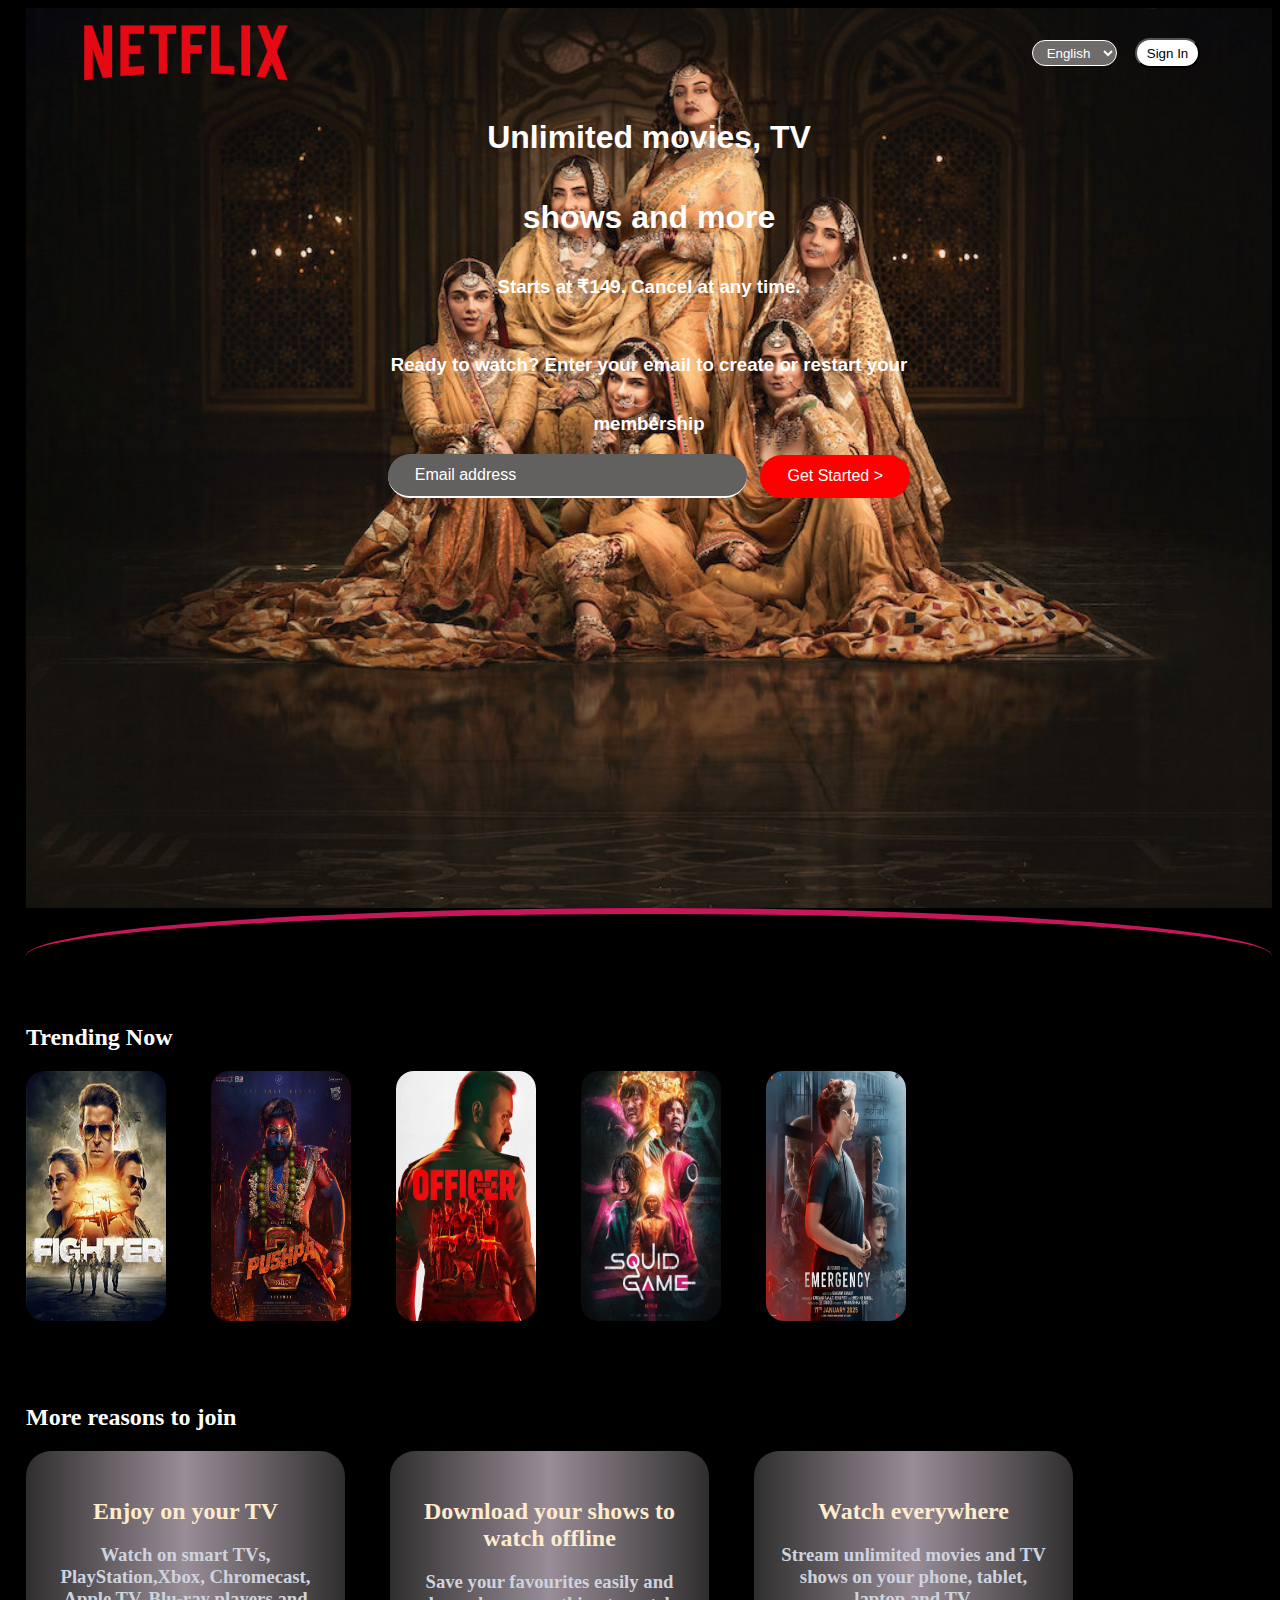
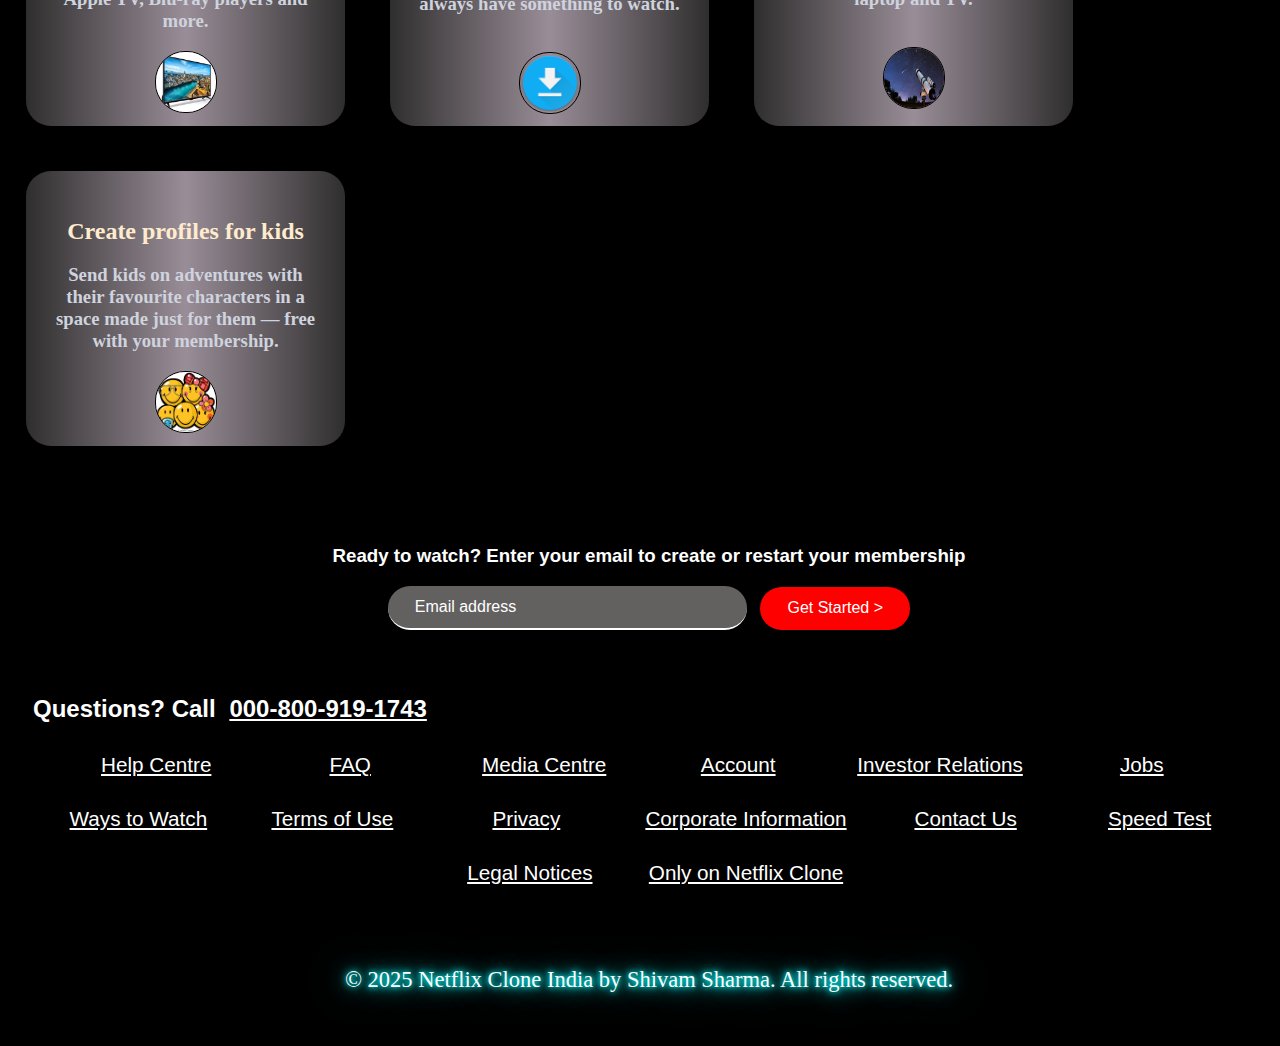
<file: index.html>
<!DOCTYPE html>
<html lang="en">

<head>
    <meta charset="UTF-8">
    <meta name="viewport" content="width=device-width, initial-scale=1.0">
    <title>NETFLIX Clone</title>
</head>
<link rel="stylesheet" href="Netflix.css">

<body>
    <div class="backimg">
        <div class="Header">
            <img id="logo" src="Netflixlogo.png" alt="">
            <div class="btn">
                <select name="place" id="lang">
                    <option value="English">English</option>
                    <option value="हिन्दी">हिन्दी</option>
                </select>
                <button id="signbtn" title="sign in">Sign In</button>
            </div>
        </div>
        <div class="tabox">
            <h1>Unlimited movies, TV </h1>
            <h1>shows and more</h1>
            <h3>Starts at ₹149. Cancel at any time.</h3><br />
            <h3>Ready to watch? Enter your email to create or restart your</h3>
            <h3>membership</h3>
            <div class="emailbox">
                <input type="email" id="email" placeholder="Email address" name="email" required />
                <button id="btn1" title="Get Started">Get Started ></button>
            </div>
        </div>
    </div>
    
    </div>
    <div class="curve">
    </div>
    
    <div class="trbox">
        <h2>Trending Now</h2>
        <div class="allimgs">
            <img class="sh1" src="pic1.avif" alt="" />
            <img class="sh1" src="pic2.jpg" alt="" />
            <img class="sh1" src="pic3.webp" alt="" />
            <img class="sh1" src="pic4.jpg" alt="" />
            <img class="sh1" src="pic5.jpg" alt="" />
        </div>
    </div>
    
<!-- ...................................*........................................*.................................. -->
    <div class="resbox">
        <h2>More reasons to join</h2>
        <div class="alien">
            <div id="box">
                <h2>Enjoy on your TV</h2>
                <h3 id="clr">Watch on smart TVs, PlayStation,Xbox, Chromecast, Apple TV, Blu-ray
                    players and more.</h3>
                <img id="boxss" src="pic6.jpg" />
            </div>
            <div id="box1">
                <h2>Download your shows to watch offline</h2>
                <h3 id="clr">Save your favourites easily and always have something to watch.</h3><Br />
                <img id="boxss" src="pic7.jpg" />
            </div>
            <div id="box2">
                <h2>Watch everywhere</h2>
                <h3 id="clr">Stream unlimited movies and TV shows on your phone, tablet, laptop and TV.</h3><br />
                <img id="boxss" src="pic8.jpg" />
            </div>
            <div id="box3">
                <h2>Create profiles for kids</h2>
                <h3 id="clr">Send kids on adventures with their favourite characters in a space
                    made just for them — free with your membership.</h3>
                <img id="boxss" src="pic9.jpg" />
            </div>
        </div>
    </div>
    
    <div class="sec">
        <h3>Ready to watch? Enter your email to create or restart your membership</h3>
        <div class="emailbox">
            <input type="email" id="email" placeholder="Email address" name="email" required />
            <button id="btn1" title="Get Started">Get Started ></button>
        </div>
    </div>
<!-- ................................*.....................................*.................................. -->
    
    <div class="bigdv">
        <h2>Questions? Call <a href="https://help.netflix.com/en/contactus">000-800-919-1743</a></h2>
    
        <div class="smldv">
            <a  href="https://help.netflix.com/en">Help Centre</a>
            <a  href="https://help.netflix.com/en/node/412">FAQ</a>
            <a  href="https://media.netflix.com/en/">Media Centre</a>
            <a  href="https://help.netflix.com/en">Account</a>
            <a  href="https://ir.netflix.net/ir-overview/profile/default.aspx">Investor Relations</a>
            <a  href="https://jobs.netflix.com/">Jobs</a>
            <a  href="https://help.netflix.com/en/node/14361">Ways to Watch</a>
            <a  href="https://help.netflix.com/legal/termsofuse">Terms of Use</a>
            <a  href="https://help.netflix.com/legal/privacy">Privacy</a>
            <a  href="https://help.netflix.com/en/node/134094">Corporate Information</a>
            <a  href="https://help.netflix.com/en/contactus">Contact Us</a>
            <a  href="https://fast.com/">Speed Test</a>
            <a  href="https://help.netflix.com/legal/notices">Legal Notices</a>
            <a  href="https://www.netflix.com/in/browse/genre/839338">Only on Netflix Clone</a>
        </div>
    </div>
    
    <div class="identity">
        © 2025 Netflix Clone India by Shivam Sharma. All rights reserved.
    </div>
    
</body>

</html>
</file>
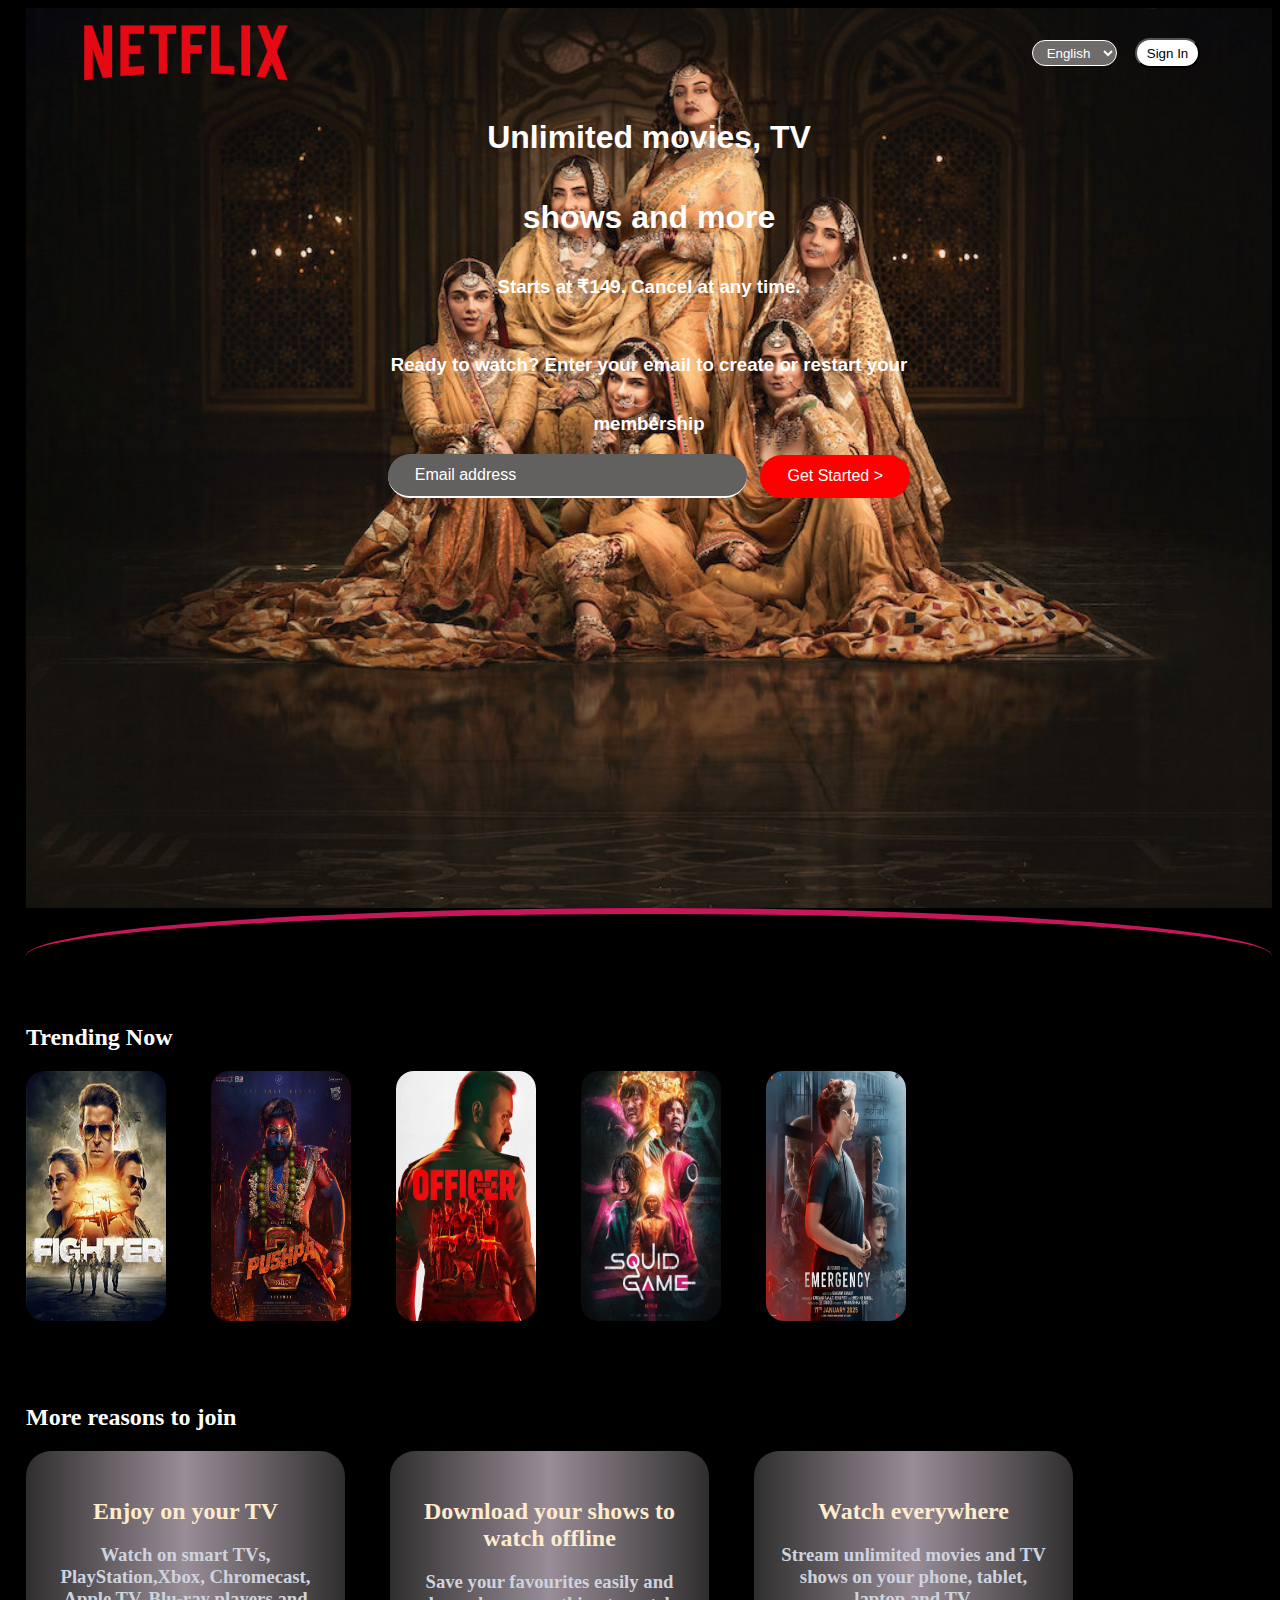
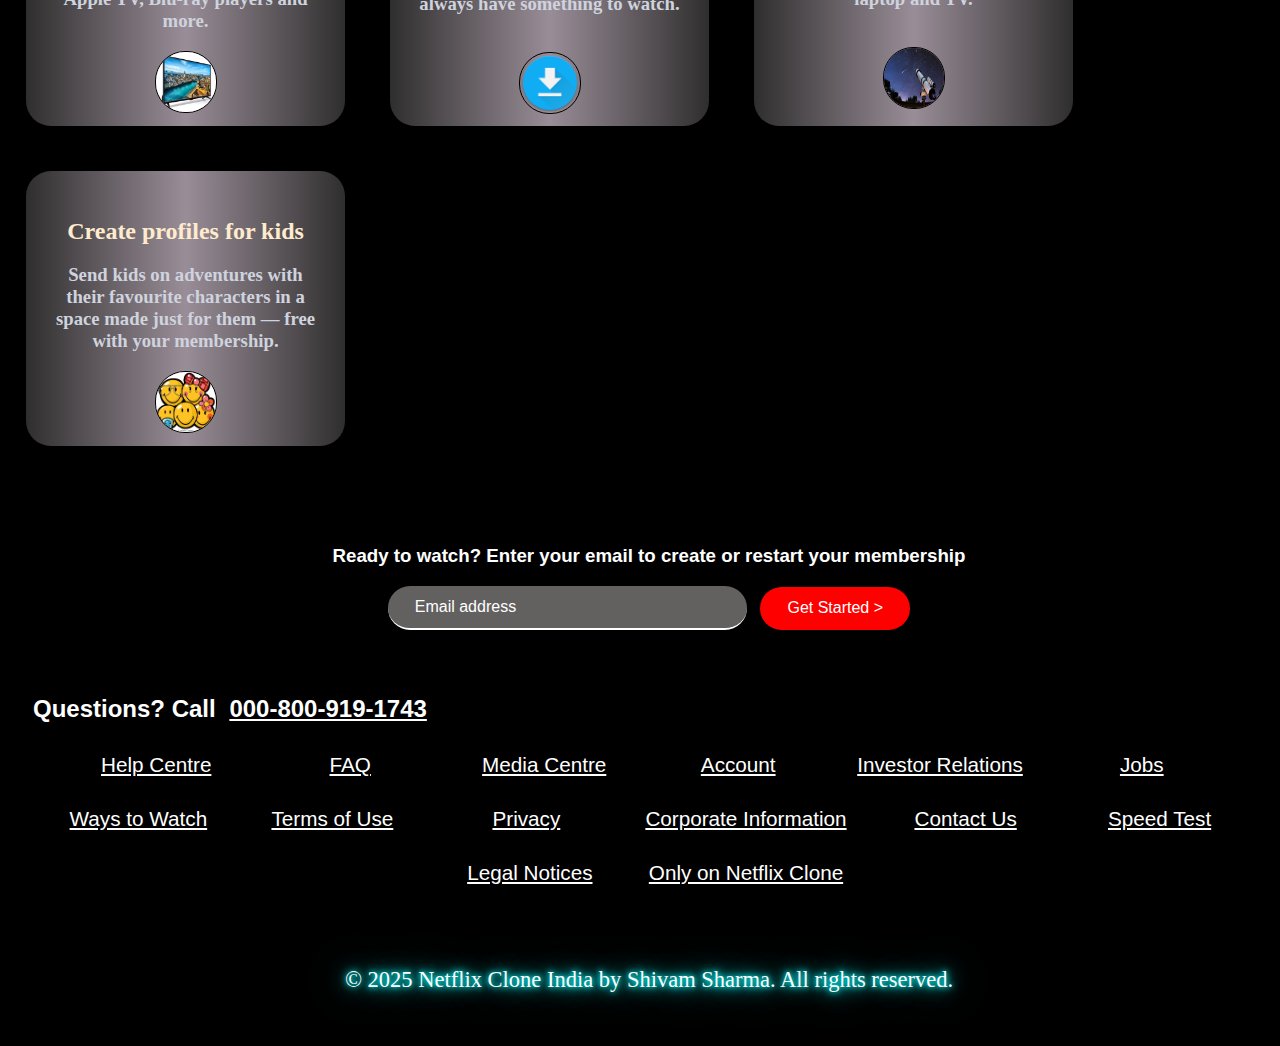
<file: NETFLIX HOME PAGE/index.html>
<!DOCTYPE html>
<html lang="en">

<head>
    <meta charset="UTF-8">
    <meta name="viewport" content="width=device-width, initial-scale=1.0">
    <title>NETFLIX Clone</title>
</head>
<link rel="stylesheet" href="Netflix.css">

<body>
    <div class="backimg">
        <div class="Header">
            <img id="logo" src="assets/Netflixlogo.png" alt="">
            <div class="btn">
                <select name="place" id="lang">
                    <option value="English">English</option>
                    <option value="हिन्दी">हिन्दी</option>
                </select>
                <button id="signbtn" title="sign in">Sign In</button>
            </div>
        </div>
        <div class="tabox">
            <h1>Unlimited movies, TV </h1>
            <h1>shows and more</h1>
            <h3>Starts at ₹149. Cancel at any time.</h3><br />
            <h3>Ready to watch? Enter your email to create or restart your</h3>
            <h3>membership</h3>
            <div class="emailbox">
                <input type="email" id="email" placeholder="Email address" name="email" required />
                <button id="btn1" title="Get Started">Get Started ></button>
            </div>
        </div>
    </div>
    
    </div>
    <div class="curve">
    </div>
    
    <div class="trbox">
        <h2>Trending Now</h2>
        <div class="allimgs">
            <img class="sh1" src="assets/pic1.avif" alt="" />
            <img class="sh1" src="assets/pic2.jpg" alt="" />
            <img class="sh1" src="assets/pic3.webp" alt="" />
            <img class="sh1" src="assets/pic4.jpg" alt="" />
            <img class="sh1" src="assets/pic5.jpg" alt="" />
        </div>
    </div>
    
<!-- ...................................*........................................*.................................. -->
    <div class="resbox">
        <h2>More reasons to join</h2>
        <div class="alien">
            <div id="box">
                <h2>Enjoy on your TV</h2>
                <h3 id="clr">Watch on smart TVs, PlayStation,Xbox, Chromecast, Apple TV, Blu-ray
                    players and more.</h3>
                <img id="boxss" src="assets/pic6.jpg" />
            </div>
            <div id="box1">
                <h2>Download your shows to watch offline</h2>
                <h3 id="clr">Save your favourites easily and always have something to watch.</h3><Br />
                <img id="boxss" src="assets/pic7.jpg" />
            </div>
            <div id="box2">
                <h2>Watch everywhere</h2>
                <h3 id="clr">Stream unlimited movies and TV shows on your phone, tablet, laptop and TV.</h3><br />
                <img id="boxss" src="assets/pic8.jpg" />
            </div>
            <div id="box3">
                <h2>Create profiles for kids</h2>
                <h3 id="clr">Send kids on adventures with their favourite characters in a space
                    made just for them — free with your membership.</h3>
                <img id="boxss" src="assets/pic9.jpg" />
            </div>
        </div>
    </div>
    
    <div class="sec">
        <h3>Ready to watch? Enter your email to create or restart your membership</h3>
        <div class="emailbox">
            <input type="email" id="email" placeholder="Email address" name="email" required />
            <button id="btn1" title="Get Started">Get Started ></button>
        </div>
    </div>
<!-- ................................*.....................................*.................................. -->
    
    <div class="bigdv">
        <h2>Questions? Call <a href="https://help.netflix.com/en/contactus">000-800-919-1743</a></h2>
    
        <div class="smldv">
            <a  href="https://help.netflix.com/en">Help Centre</a>
            <a  href="https://help.netflix.com/en/node/412">FAQ</a>
            <a  href="https://media.netflix.com/en/">Media Centre</a>
            <a  href="https://help.netflix.com/en">Account</a>
            <a  href="https://ir.netflix.net/ir-overview/profile/default.aspx">Investor Relations</a>
            <a  href="https://jobs.netflix.com/">Jobs</a>
            <a  href="https://help.netflix.com/en/node/14361">Ways to Watch</a>
            <a  href="https://help.netflix.com/legal/termsofuse">Terms of Use</a>
            <a  href="https://help.netflix.com/legal/privacy">Privacy</a>
            <a  href="https://help.netflix.com/en/node/134094">Corporate Information</a>
            <a  href="https://help.netflix.com/en/contactus">Contact Us</a>
            <a  href="https://fast.com/">Speed Test</a>
            <a  href="https://help.netflix.com/legal/notices">Legal Notices</a>
            <a  href="https://www.netflix.com/in/browse/genre/839338">Only on Netflix Clone</a>
        </div>
    </div>
    
    <div class="identity">
        © 2025 Netflix Clone India by Shivam Sharma. All rights reserved.
    </div>
    
</body>

</html>
</file>
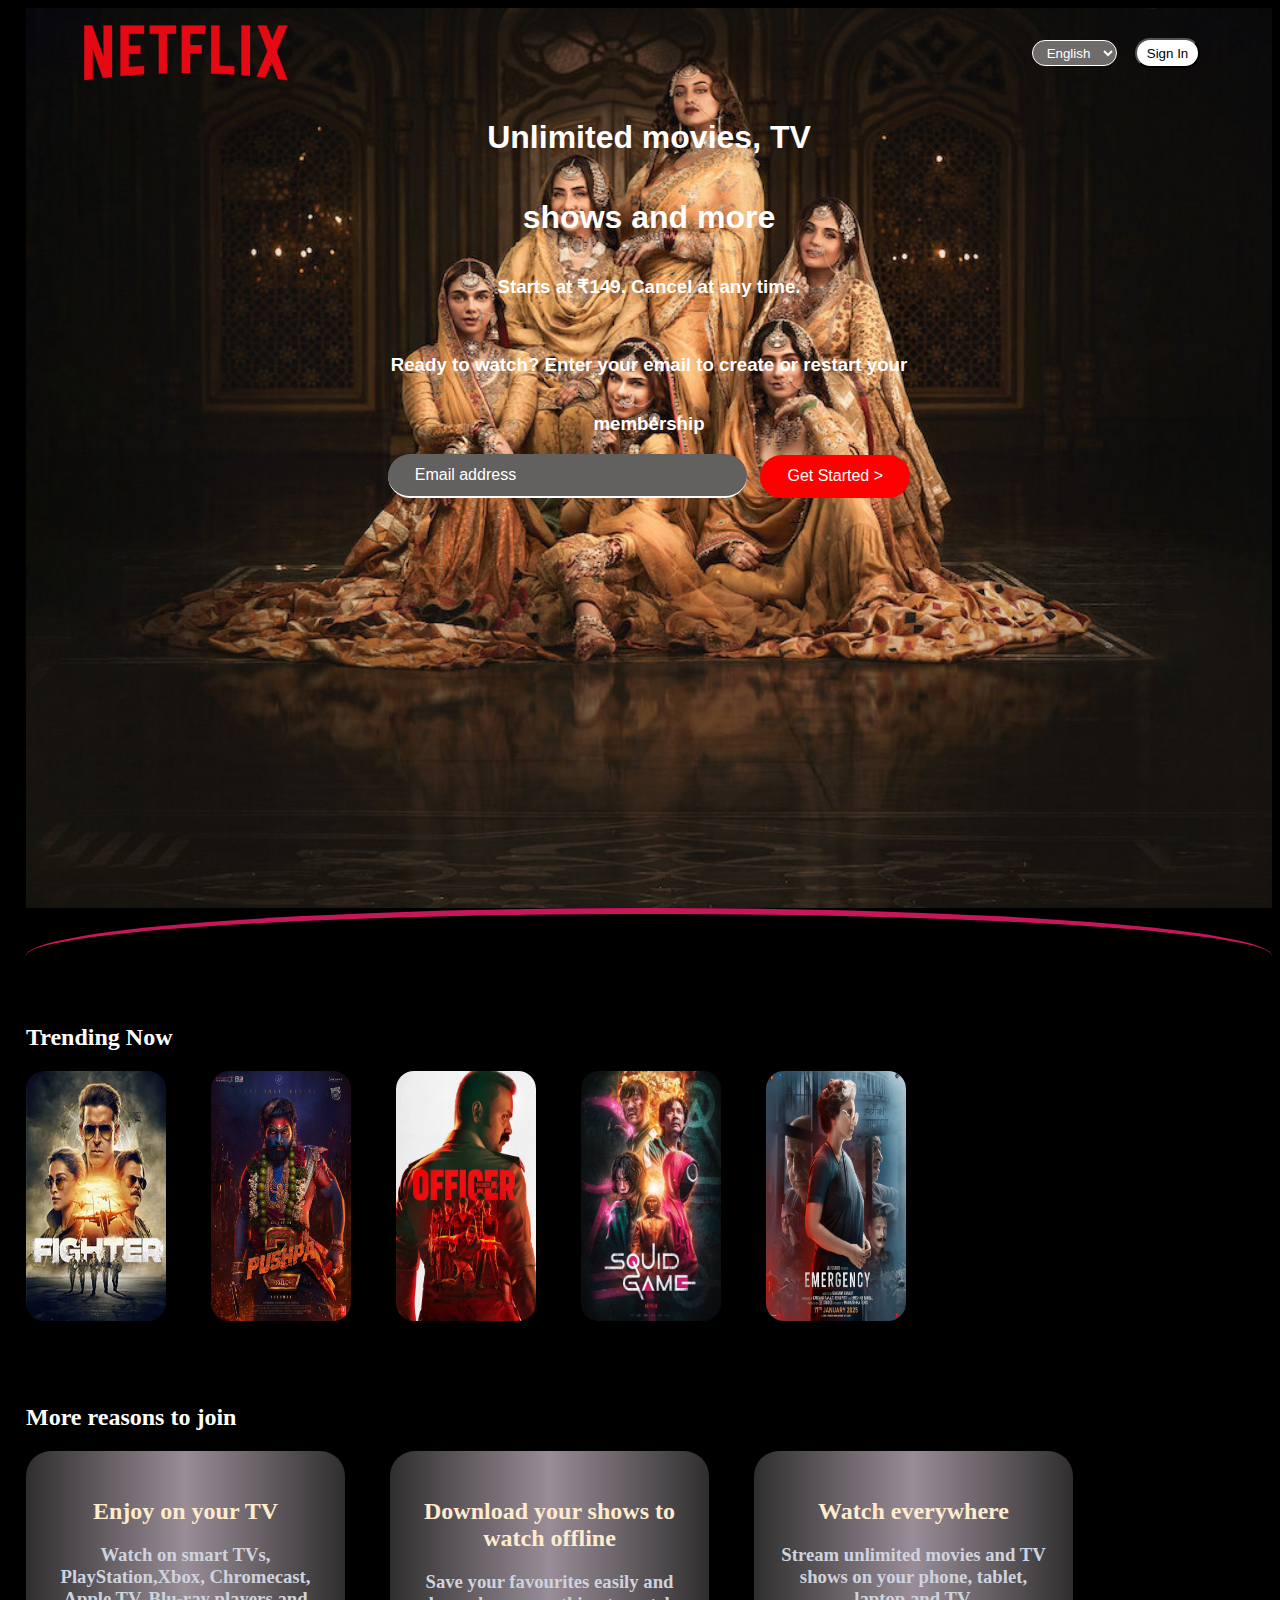
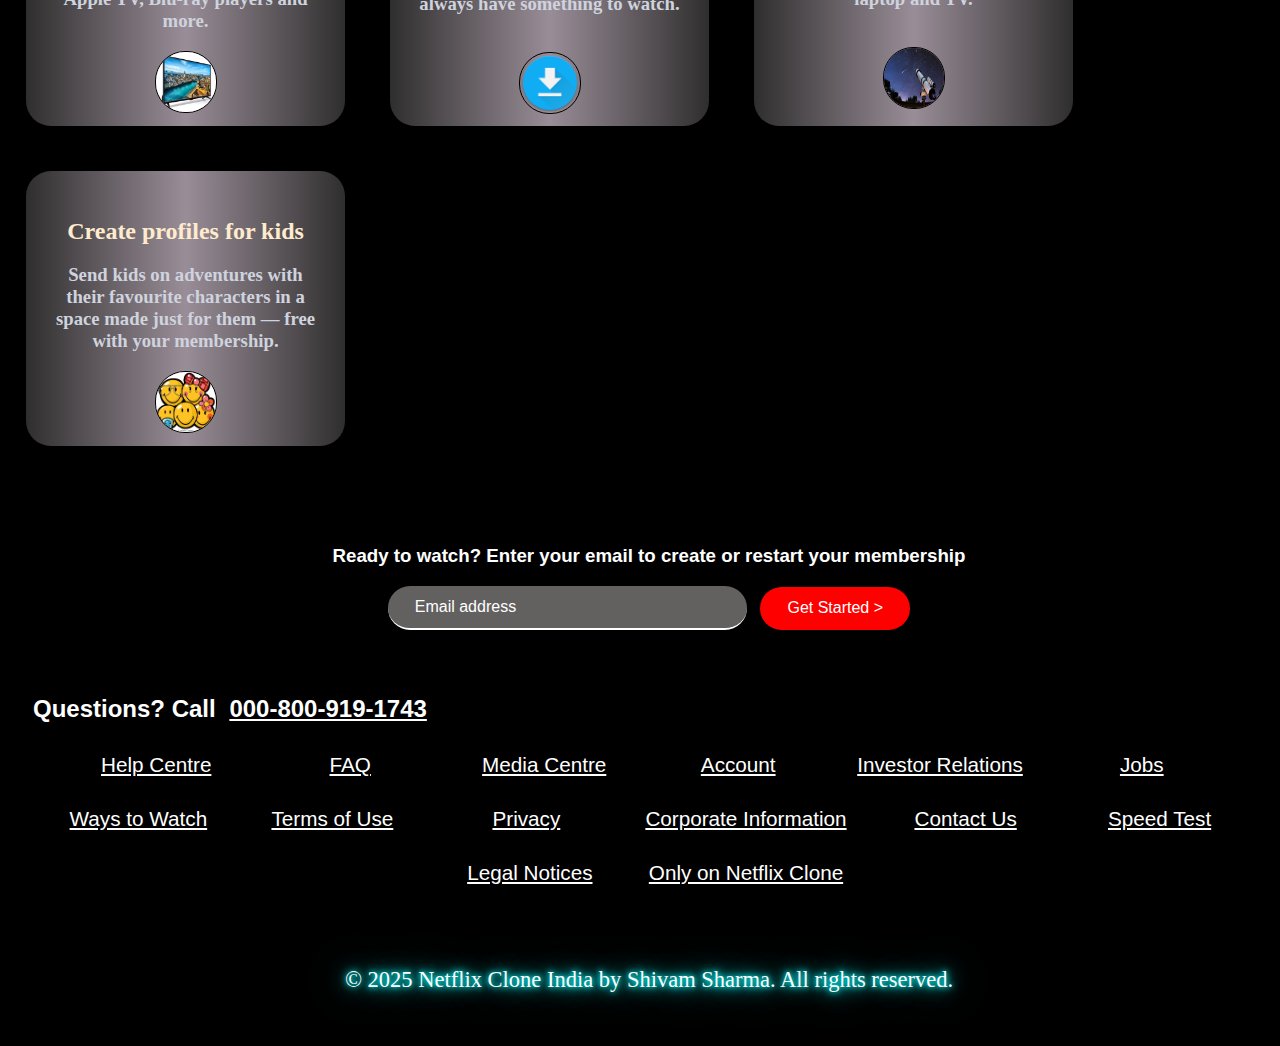
<file: NETFLIX HOME PAGE/Netflix.html>
<!DOCTYPE html>
<html lang="en">

<head>
    <meta charset="UTF-8">
    <meta name="viewport" content="width=device-width, initial-scale=1.0">
    <title>NETFLIX Clone</title>
</head>
<link rel="stylesheet" href="Netflix.css">

<body>
    <div class="backimg">
        <div class="Header">
            <img id="logo" src="assets/Netflixlogo.png" alt="">
            <div class="btn">
                <select name="place" id="lang">
                    <option value="English">English</option>
                    <option value="हिन्दी">हिन्दी</option>
                </select>
                <button id="signbtn" title="sign in">Sign In</button>
            </div>
        </div>
        <div class="tabox">
            <h1>Unlimited movies, TV </h1>
            <h1>shows and more</h1>
            <h3>Starts at ₹149. Cancel at any time.</h3><br />
            <h3>Ready to watch? Enter your email to create or restart your</h3>
            <h3>membership</h3>
            <div class="emailbox">
                <input type="email" id="email" placeholder="Email address" name="email" required />
                <button id="btn1" title="Get Started">Get Started ></button>
            </div>
        </div>
    </div>
    
    </div>
    <div class="curve">
    </div>
    
    <div class="trbox">
        <h2>Trending Now</h2>
        <div class="allimgs">
            <img class="sh1" src="assets/pic1.avif" alt="" />
            <img class="sh1" src="assets/pic2.jpg" alt="" />
            <img class="sh1" src="assets/pic3.webp" alt="" />
            <img class="sh1" src="assets/pic4.jpg" alt="" />
            <img class="sh1" src="assets/pic5.jpg" alt="" />
        </div>
    </div>
    
<!-- ...................................*........................................*.................................. -->
    <div class="resbox">
        <h2>More reasons to join</h2>
        <div class="alien">
            <div id="box">
                <h2>Enjoy on your TV</h2>
                <h3 id="clr">Watch on smart TVs, PlayStation,Xbox, Chromecast, Apple TV, Blu-ray
                    players and more.</h3>
                <img id="boxss" src="assets/pic6.jpg" />
            </div>
            <div id="box1">
                <h2>Download your shows to watch offline</h2>
                <h3 id="clr">Save your favourites easily and always have something to watch.</h3><Br />
                <img id="boxss" src="assets/pic7.jpg" />
            </div>
            <div id="box2">
                <h2>Watch everywhere</h2>
                <h3 id="clr">Stream unlimited movies and TV shows on your phone, tablet, laptop and TV.</h3><br />
                <img id="boxss" src="assets/pic8.jpg" />
            </div>
            <div id="box3">
                <h2>Create profiles for kids</h2>
                <h3 id="clr">Send kids on adventures with their favourite characters in a space
                    made just for them — free with your membership.</h3>
                <img id="boxss" src="assets/pic9.jpg" />
            </div>
        </div>
    </div>
    
    <div class="sec">
        <h3>Ready to watch? Enter your email to create or restart your membership</h3>
        <div class="emailbox">
            <input type="email" id="email" placeholder="Email address" name="email" required />
            <button id="btn1" title="Get Started">Get Started ></button>
        </div>
    </div>
<!-- ................................*.....................................*.................................. -->
    
    <div class="bigdv">
        <h2>Questions? Call <a href="https://help.netflix.com/en/contactus">000-800-919-1743</a></h2>
    
        <div class="smldv">
            <a  href="https://help.netflix.com/en">Help Centre</a>
            <a  href="https://help.netflix.com/en/node/412">FAQ</a>
            <a  href="https://media.netflix.com/en/">Media Centre</a>
            <a  href="https://help.netflix.com/en">Account</a>
            <a  href="https://ir.netflix.net/ir-overview/profile/default.aspx">Investor Relations</a>
            <a  href="https://jobs.netflix.com/">Jobs</a>
            <a  href="https://help.netflix.com/en/node/14361">Ways to Watch</a>
            <a  href="https://help.netflix.com/legal/termsofuse">Terms of Use</a>
            <a  href="https://help.netflix.com/legal/privacy">Privacy</a>
            <a  href="https://help.netflix.com/en/node/134094">Corporate Information</a>
            <a  href="https://help.netflix.com/en/contactus">Contact Us</a>
            <a  href="https://fast.com/">Speed Test</a>
            <a  href="https://help.netflix.com/legal/notices">Legal Notices</a>
            <a  href="https://www.netflix.com/in/browse/genre/839338">Only on Netflix Clone</a>
        </div>
    </div>
    
    <div class="identity">
        © 2025 Netflix Clone India by Shivam Sharma. All rights reserved.
    </div>
    
</body>

</html>
</file>
<file: Netflix.css>
body {
    background-color: rgb(0, 0, 0);
    padding-bottom: 2vmin;
    padding-left: 2vmin;
    color: white;
}


#logo {
    height: 20vmin;
}


.Header {
    display: flex;
    align-items: center;
    justify-content: space-between;
    height: 10vmin;
    padding-right: 8vmin;
}


#lang {
    background-color: rgb(112, 108, 108);
    color: white;
    border-radius: 15px;
    height: 26px;
    width: 85px;
    border-color: white;
    text-align: center;
}


#signbtn {
    border-radius: 15px;
    height: 30px;
    width: 65px;
    background-color: white;
    text-align: center;
    color: black;
}


.btn {
    display: flex;
    align-items: center;
    justify-content: center;
    gap: 2vmin;
}


.tabox {
    font-family: 'Segoe UI', Tahoma, Geneva, Verdana, sans-serif;
    display: flex;
    flex-direction: column;
    align-items: center;
    justify-content: center;
    text-align: center;
}


.emailbox {
    display: flex;
    gap: 1.5vmin;
    align-items: center;
    justify-content: center;
    flex-wrap: wrap;
}


#email {
    color: white;
    background-color: rgb(99, 96, 96);
    border-radius: 27px;
    height: 40px;
    width: 330px;
    font-size: medium;
    outline: none;
    border: none;
    border-bottom: 2px solid rgb(255, 255, 255);
    padding-left: 3vmin;
}

#email::placeholder {
    color: rgb(255, 255, 255);
}


#btn1 {
    background-color: rgb(255, 0, 0);
    color: white;
    border: none;
    border-radius: 27px;
    font-size: medium;
    height: 43px;
    width: 150px;
}


.curve {
    height: 10vmin;
    width: 100%;
    border-radius: 50% 50% 0 0;
    border-top: 6px solid rgb(199, 22, 90);
}


/*....................................*........................................ */
/* backimg responsive:-*/

.backimg {
  background-image: url("bgimg.jpg");
  background-repeat: no-repeat;
  background-position: center center;
  background-size: cover;
  background-attachment: scroll;
  width: 100%;
  height: 100vh;
  flex-direction: column;
  justify-content: center;
  align-items: center;
  position: relative;
  z-index: 1;
}


@media (max-width: 768px) {
  .backimg {
    height: auto;
    background-size: cover;
    background-position: top center;
  }

  .backimg h1,
  .backimg p,
  .backimg input,
  .backimg {
    font-size: 4vw;
  }
}

/* ....................................*........................................ */


.sh1 {
    border-radius: 2vmin;
    height: 250px;
    width: 140px;
}

.sh1:hover {
    transform: scale(1.1);
    transition: 0.4s;

}


.trbox {
    color: white;
}


.allimgs {
    gap: 5vmin;
    display: flex;
    flex-direction: row;
    align-items: center;
    flex-wrap: wrap;
}


.alien {
    display: flex;
    flex-direction: row;
    flex-wrap: wrap;
    align-items: center;
    gap: 5vmin;
}


#box, #box1, #box2, #box3 {
    color: blanchedalmond;
    background: linear-gradient(to right, rgb(47, 46, 46), rgb(153, 141, 151), rgb(47, 46, 46));
    height: 230px;
    width: 265px;
    text-align: center;
    border-radius: 25px;
    text-align: center;
    justify-content: center;
    align-items: center;
    padding: 3vmin;
    padding-bottom: 2vmin;

}


#boxss {
    height: 60px;
    width: 60px;
    border-radius: 30px;
    border: 1px solid black;
}


.resbox {
    color: white;
    padding-bottom: 7vmin;
    padding-top: 7vmin;
}


#clr {
    color: rgb(207, 211, 222);
}


.sec {
    color: white;
    text-align: center;
    font-family: 'Segoe UI', Tahoma, Geneva, Verdana, sans-serif;
    padding-bottom: 5vmin;
    padding-top: 2vmin;
}


.bigdv, a {
    font-family: 'Segoe UI', Tahoma, Geneva, Verdana, sans-serif;
    color: white;
    margin: 10px 7px;
}


.smldv {
    display: flex;
    flex-direction: row;
    flex-wrap: wrap;
    justify-content: center;
    text-align: left;
    gap: 10px 30px;
    text-align: center;
    margin: auto;
    font-size: 2.3vmin;
}

.smldv a {
    min-width: 150px;
}

@media screen and (max-width:600px) {
    .smldv {
        flex-direction: column;
        align-items: center;
        gap: 8px;
    }

    .smldv a {
        min-width: unset;
    }
}


.identity {
    text-align: center;
    color: #fefefe;
    font-size: 2.5vmin;
    margin-top: 5vmin;
    padding: 3vmin;
    text-shadow:
        0 0 5px cyan,
        0 0 10px cyan,
        0 0 20px cyan,
        0 0 40px cyan;

}
</file>
<file: NETFLIX HOME PAGE/Netflix.css>
body {
    background-color: rgb(0, 0, 0);
    padding-bottom: 2vmin;
    padding-left: 2vmin;
    color: white;
}


#logo {
    height: 20vmin;
}


.Header {
    display: flex;
    align-items: center;
    justify-content: space-between;
    height: 10vmin;
    padding-right: 8vmin;
}


#lang {
    background-color: rgb(112, 108, 108);
    color: white;
    border-radius: 15px;
    height: 26px;
    width: 85px;
    border-color: white;
    text-align: center;
}


#signbtn {
    border-radius: 15px;
    height: 30px;
    width: 65px;
    background-color: white;
    text-align: center;
    color: black;
}


.btn {
    display: flex;
    align-items: center;
    justify-content: center;
    gap: 2vmin;
}


.tabox {
    font-family: 'Segoe UI', Tahoma, Geneva, Verdana, sans-serif;
    display: flex;
    flex-direction: column;
    align-items: center;
    justify-content: center;
    text-align: center;
}


.emailbox {
    display: flex;
    gap: 1.5vmin;
    align-items: center;
    justify-content: center;
    flex-wrap: wrap;
}


#email {
    color: white;
    background-color: rgb(99, 96, 96);
    border-radius: 27px;
    height: 40px;
    width: 330px;
    font-size: medium;
    outline: none;
    border: none;
    border-bottom: 2px solid rgb(255, 255, 255);
    padding-left: 3vmin;
}

#email::placeholder {
    color: rgb(255, 255, 255);
}


#btn1 {
    background-color: rgb(255, 0, 0);
    color: white;
    border: none;
    border-radius: 27px;
    font-size: medium;
    height: 43px;
    width: 150px;
}


.curve {
    height: 10vmin;
    width: 100%;
    border-radius: 50% 50% 0 0;
    border-top: 6px solid rgb(199, 22, 90);
}


/*....................................*........................................ */
/* backimg responsive:-*/

.backimg {
  background-image: url("assets/bgimg.jpg");
  background-repeat: no-repeat;
  background-position: center center;
  background-size: cover;
  background-attachment: scroll;
  width: 100%;
  height: 100vh;
  flex-direction: column;
  justify-content: center;
  align-items: center;
  position: relative;
  z-index: 1;
}


@media (max-width: 768px) {
  .backimg {
    height: auto;
    background-size: cover;
    background-position: top center;
  }

  .backimg h1,
  .backimg p,
  .backimg input,
  .backimg {
    font-size: 4vw;
  }
}

/* ....................................*........................................ */


.sh1 {
    border-radius: 2vmin;
    height: 250px;
    width: 140px;
}

.sh1:hover {
    transform: scale(1.1);
    transition: 0.4s;

}


.trbox {
    color: white;
}


.allimgs {
    gap: 5vmin;
    display: flex;
    flex-direction: row;
    align-items: center;
    flex-wrap: wrap;
}


.alien {
    display: flex;
    flex-direction: row;
    flex-wrap: wrap;
    align-items: center;
    gap: 5vmin;
}


#box, #box1, #box2, #box3 {
    color: blanchedalmond;
    background: linear-gradient(to right, rgb(47, 46, 46), rgb(153, 141, 151), rgb(47, 46, 46));
    height: 230px;
    width: 265px;
    text-align: center;
    border-radius: 25px;
    text-align: center;
    justify-content: center;
    align-items: center;
    padding: 3vmin;
    padding-bottom: 2vmin;

}


#boxss {
    height: 60px;
    width: 60px;
    border-radius: 30px;
    border: 1px solid black;
}


.resbox {
    color: white;
    padding-bottom: 7vmin;
    padding-top: 7vmin;
}


#clr {
    color: rgb(207, 211, 222);
}


.sec {
    color: white;
    text-align: center;
    font-family: 'Segoe UI', Tahoma, Geneva, Verdana, sans-serif;
    padding-bottom: 5vmin;
    padding-top: 2vmin;
}


.bigdv, a {
    font-family: 'Segoe UI', Tahoma, Geneva, Verdana, sans-serif;
    color: white;
    margin: 10px 7px;
}


.smldv {
    display: flex;
    flex-direction: row;
    flex-wrap: wrap;
    justify-content: center;
    text-align: left;
    gap: 10px 30px;
    text-align: center;
    margin: auto;
    font-size: 2.3vmin;
}

.smldv a {
    min-width: 150px;
}

@media screen and (max-width:600px) {
    .smldv {
        flex-direction: column;
        align-items: center;
        gap: 8px;
    }

    .smldv a {
        min-width: unset;
    }
}


.identity {
    text-align: center;
    color: #fefefe;
    font-size: 2.5vmin;
    margin-top: 5vmin;
    padding: 3vmin;
    text-shadow:
        0 0 5px cyan,
        0 0 10px cyan,
        0 0 20px cyan,
        0 0 40px cyan;
}
</file>
